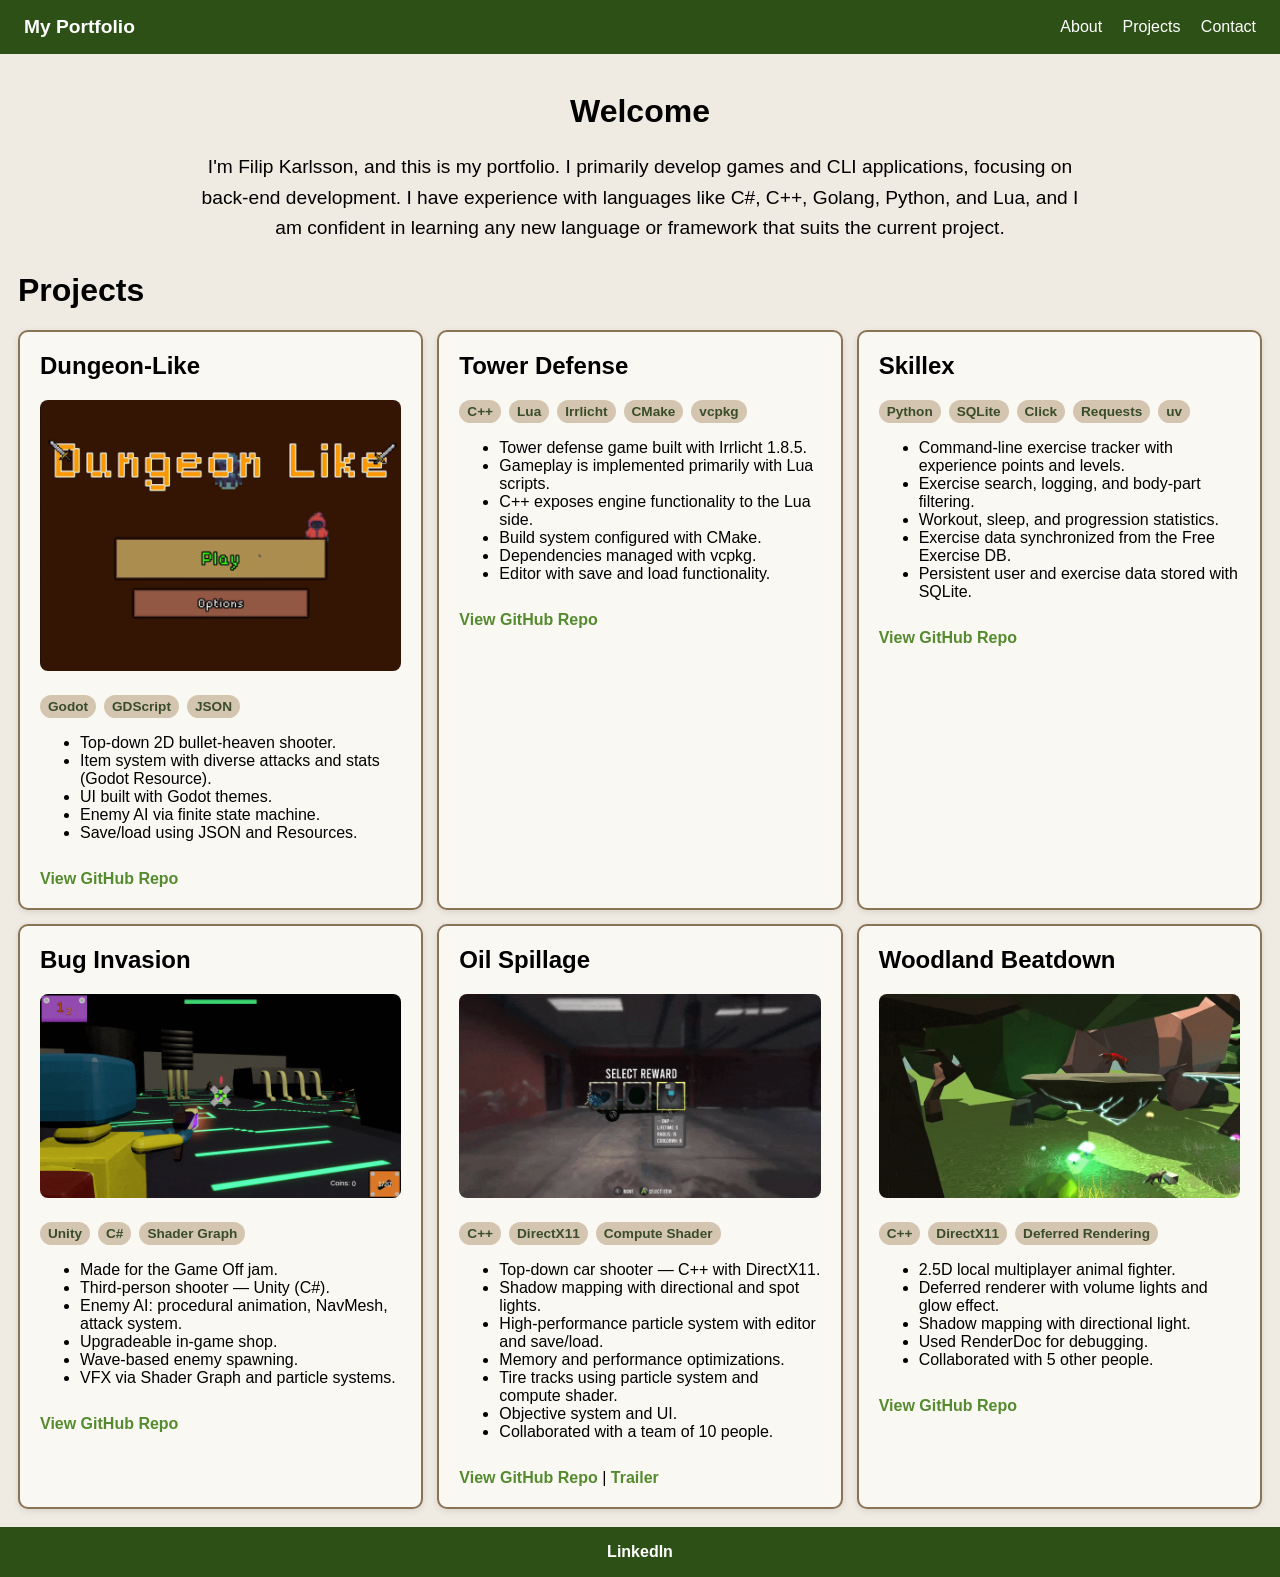
<file: index.html>
<!DOCTYPE html>
<html>
    <head>
        <title>My Portfolio</title>
        <link rel="stylesheet" href="styles.css">
    </head>
    <body>
        <div data-include="header.html"></div>
        <main>
            <h1 class="welcome-title">Welcome</h1>
            <p class="intro">I'm Filip Karlsson, and this is my portfolio. 
                I primarily develop games and CLI applications, focusing on back-end development.
                 I have experience with languages like C#, C++, Golang, Python, and Lua, and I am confident in learning any new language or framework that suits the current project.
</p>
            <div data-include="projects-content.html"></div>
        </main>
        <div data-include="footer.html"></div>
        <script src="includes.js"></script>
    </body>
</html>
</file>
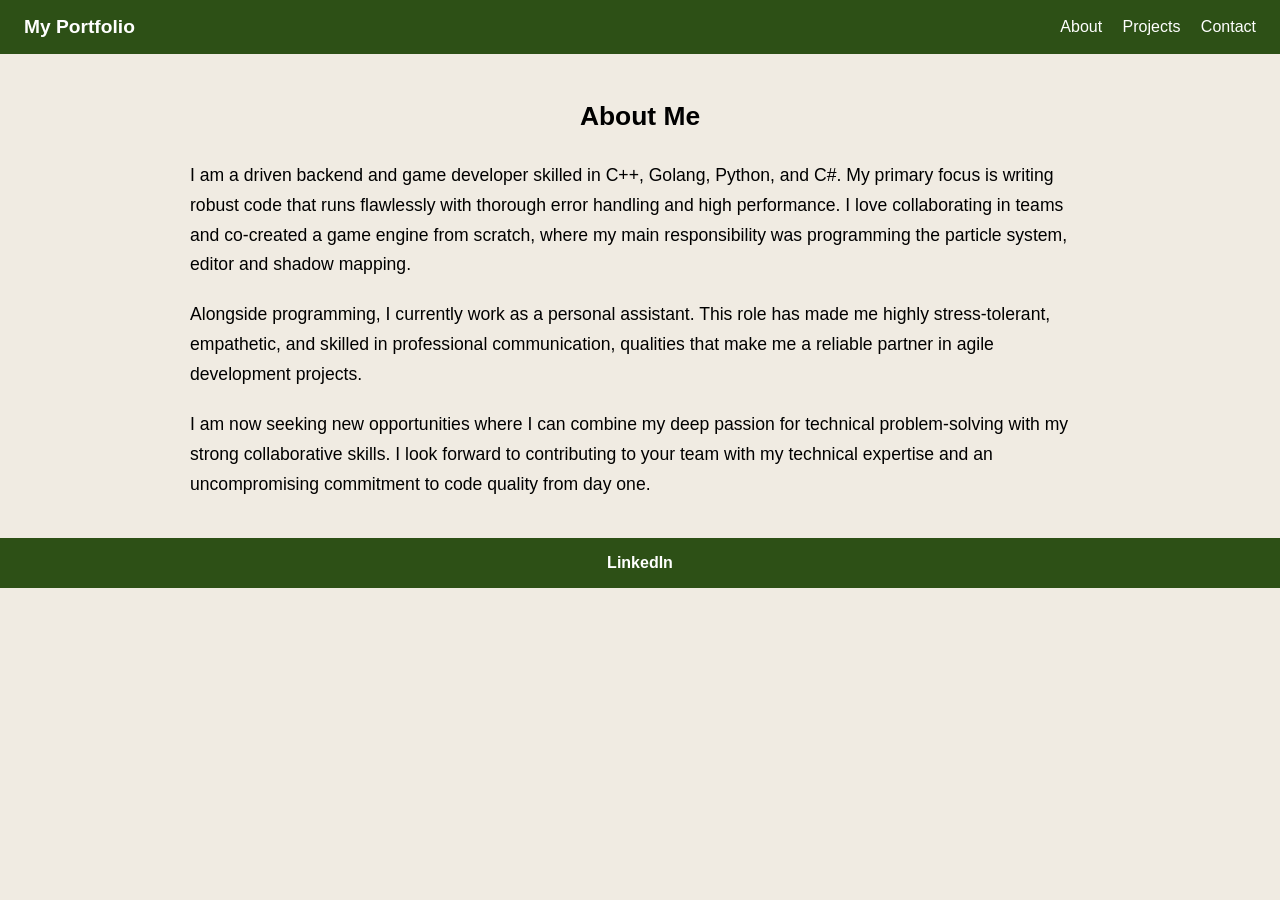
<file: about.html>
<!DOCTYPE html>
<html>
	<head>
		<title>About</title>
		<meta name="description" content="About Filip Karlsson, backend and game developer">
		<link rel="stylesheet" href="styles.css">
	</head>
	<body>
		<div data-include="header.html"></div>
		<main>
			<section class="about-content">
				<h1>About Me</h1>
				<p>I am a driven backend and game developer skilled in C++, Golang, Python, and C#. My primary focus is writing robust code that runs flawlessly with thorough error handling and high performance. I love collaborating in teams and co-created a game engine from scratch, where my main responsibility was programming the particle system, editor and shadow mapping.</p>
				<p>Alongside programming, I currently work as a personal assistant. This role has made me highly stress-tolerant, empathetic, and skilled in professional communication, qualities that make me a reliable partner in agile development projects.</p>
				<p>I am now seeking new opportunities where I can combine my deep passion for technical problem-solving with my strong collaborative skills. I look forward to contributing to your team with my technical expertise and an uncompromising commitment to code quality from day one.</p>
			</section>
		</main>
		<div data-include="footer.html"></div>
		<script src="includes.js"></script>
	</body>
</html>
</file>
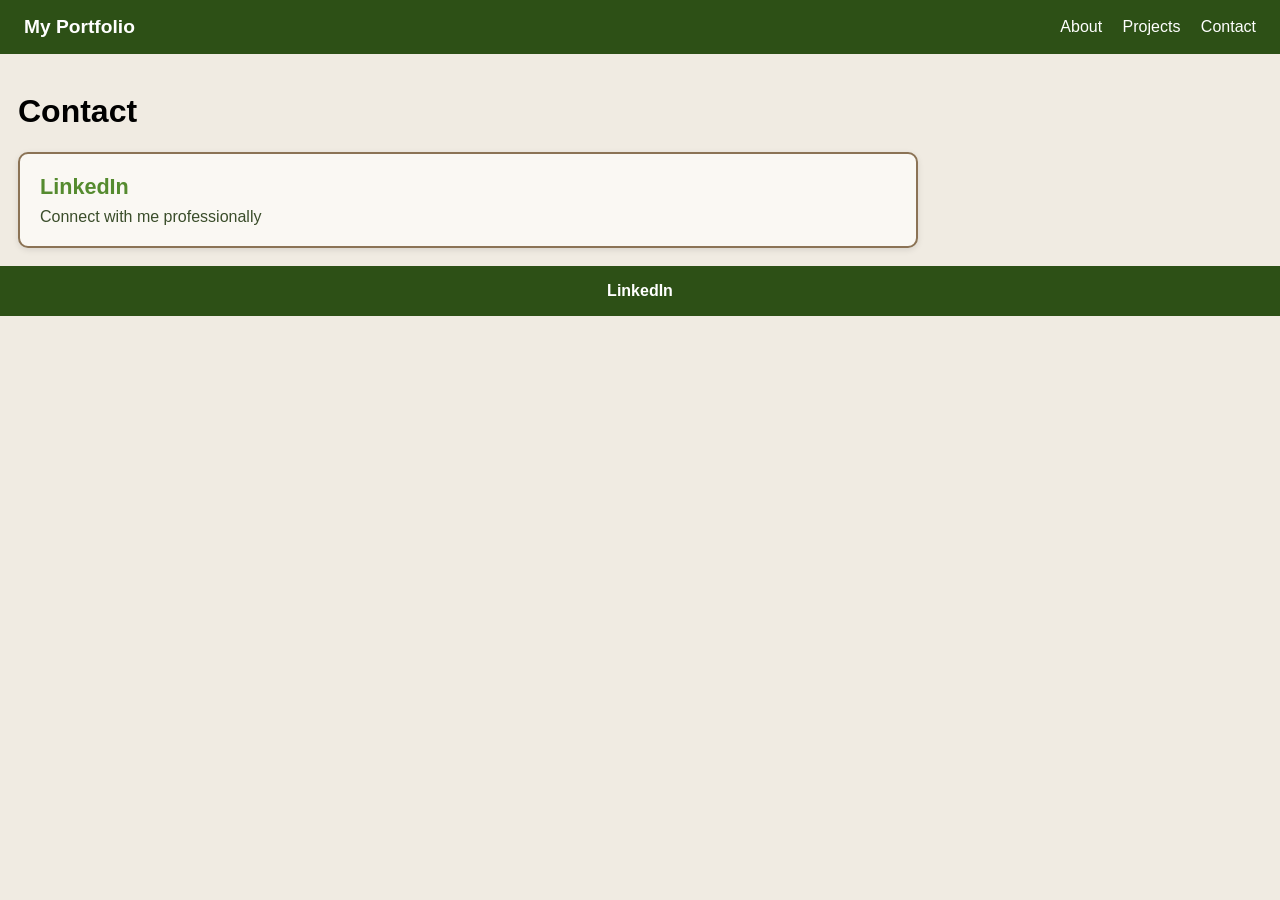
<file: contact.html>
<!DOCTYPE html>
<html>
    <head>
        <title>Contact</title>
        <link rel="stylesheet" href="styles.css">
    </head>
    <body>
        <div data-include="header.html"></div>
        <main>
            <h1>Contact</h1>
            <section class="contact-links" aria-label="Contact links">
                <a class="contact-link" href="https://www.linkedin.com/in/filip-karlsson-holger" target="_blank" rel="noopener noreferrer">
                    <strong>LinkedIn</strong>
                    <span>Connect with me professionally</span>
                </a>
            </section>
        </main>
        <div data-include="footer.html"></div>
        <script src="includes.js"></script>
    </body>
</html>
</file>
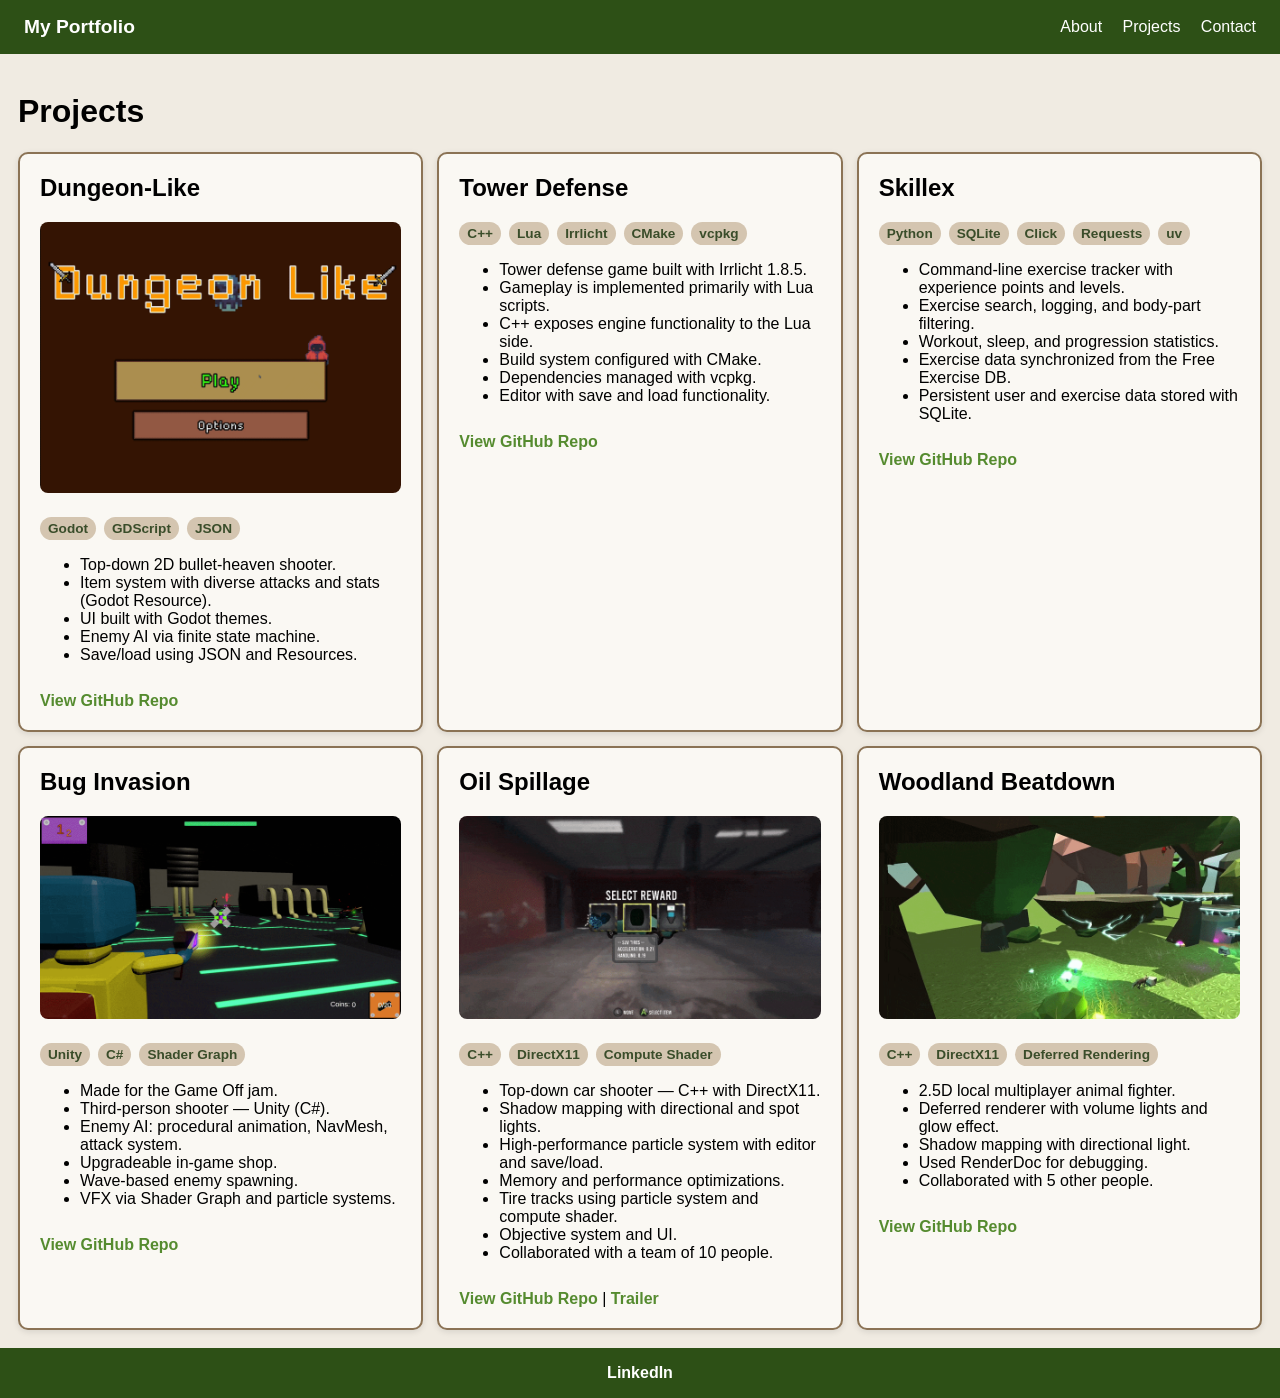
<file: projects.html>
<!DOCTYPE html>
<html>
    <head>
        <title>My Projects</title>
        <link rel="stylesheet" href="styles.css">
    </head>
    <body>
        <div data-include="header.html"></div>
        <main>
            <div data-include="projects-content.html"></div>
        </main>
        <div data-include="footer.html"></div>
        <script src="includes.js"></script>
    </body>
</html>
</file>
<file: styles.css>
body {
    font-family: Arial, sans-serif;
    margin: 0;
    padding: 0;
    background: #f0ebe2;
}

header {
    background: #2d5016;
    color: white;
    padding: 16px 24px;
    display: flex;
    justify-content: space-between;
    align-items: center;
}

header h1 {
    margin: 0;
    font-size: 1.2rem;
}

header h1 a {
    color: white;
    text-decoration: none;
}

footer {
    background: #2d5016;
    padding: 16px 24px;
    text-align: center;
}

footer a {
    color: white;
    text-decoration: none;
    font-weight: 600;
}

footer a:hover {
    text-decoration: underline;
}

nav a {
    color: white;
    text-decoration: none;
    margin-left: 16px;
}

main {
    padding: 18px;
}

.welcome-title {
    text-align: center;
}

.intro {
    max-width: 900px;
    margin: 0 auto 28px;
    font-size: 1.2rem;
    line-height: 1.6;
    text-align: center;
}

.about-content {
    max-width: 900px;
    margin: 0 auto;
    font-size: 1.1rem;
    line-height: 1.7;
}

.about-content h1 {
    text-align: center;
}

.about-content p {
    margin: 0 0 20px;
}

.contact-links {
    display: flex;
    flex-wrap: wrap;
    gap: 14px;
    max-width: 900px;
}

.contact-link {
    flex: 1 1 280px;
    display: flex;
    flex-direction: column;
    gap: 8px;
    padding: 20px;
    background: #faf8f3;
    border: 2px solid #8b7355;
    border-radius: 10px;
    color: #3a4d2a;
    text-decoration: none;
    box-shadow: 0 2px 6px rgba(0, 0, 0, 0.1);
}

.contact-link strong {
    color: #558b2f;
    font-size: 1.35rem;
}

.contact-link:hover {
    border-color: #558b2f;
}

.showcase {
    display: flex;
    flex-wrap: wrap;
    gap: 14px;
    margin-top: 18px;
}

.card {
    flex: 1 1 340px;
    background: #faf8f3;
    border: 2px solid #8b7355;
    border-radius: 10px;
    padding: 20px;
    box-shadow: 0 2px 6px rgba(0, 0, 0, 0.1);
}

.card h2 {
    margin-top: 0;
    font-size: 1.5rem;
}

.card img {
    width: 100%;
    height: auto;
    border-radius: 8px;
    margin-bottom: 10px;
}

.card p {
    margin-bottom: 0;
}

.repo-link {
    display: inline-block;
    margin-top: 12px;
    color: #558b2f;
    text-decoration: none;
    font-weight: 600;
}

.repo-link:hover {
    text-decoration: underline;
}

.tools {
    display: flex;
    flex-wrap: wrap;
    gap: 8px;
    margin: 10px 0 12px;
}

.tools span {
    background: #d4c5b0;
    color: #3a4d2a;
    padding: 4px 8px;
    border-radius: 999px;
    font-size: 0.85rem;
    font-weight: 600;
}
</file>
